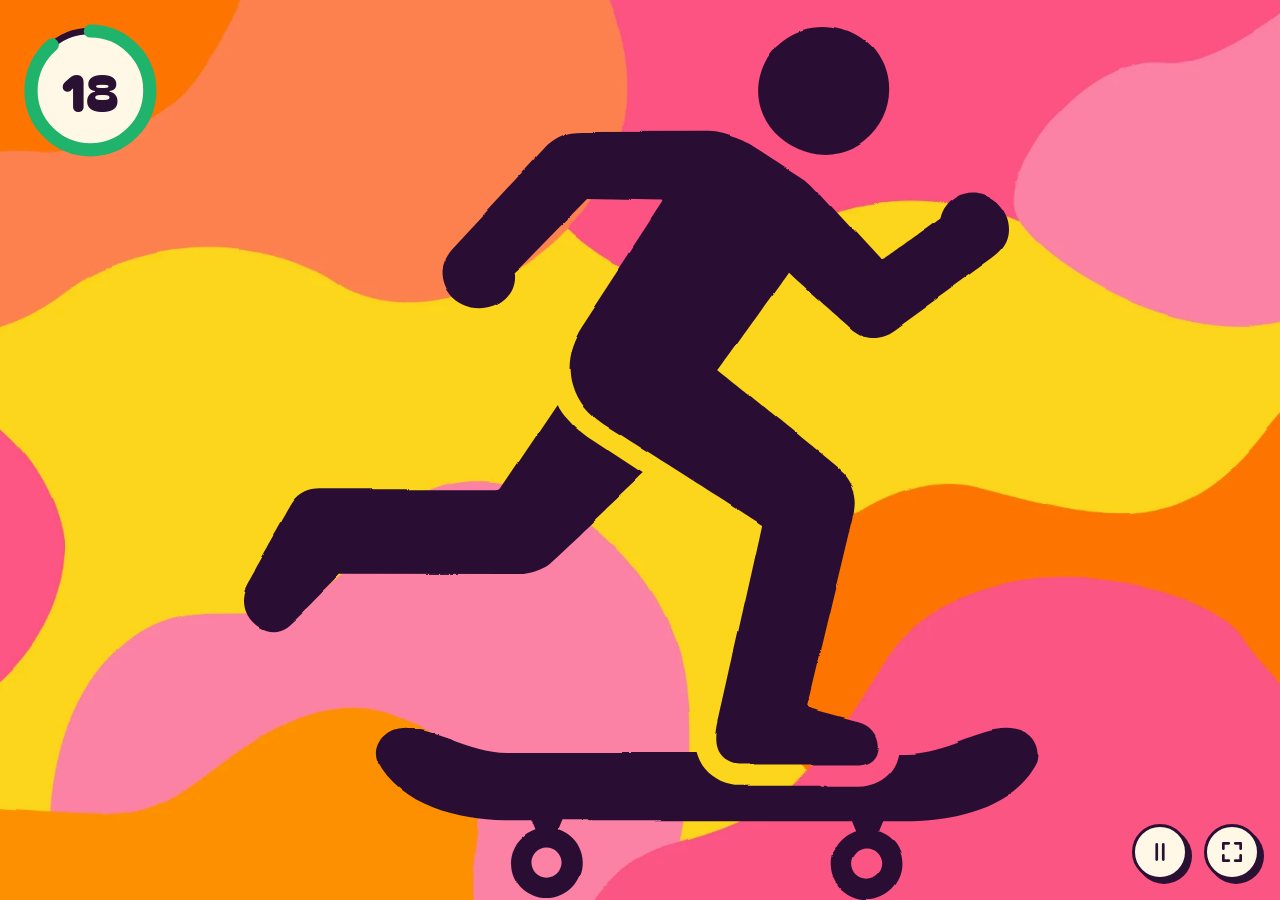
<file: index.html>
<!doctype html>
<html lang="en">
<head>
  <meta charset="utf-8">
  <meta name="viewport" content="width=device-width, initial-scale=1">
  <title>Nicole Laguerta DES 225</title>
  <meta name="description" content="A playful DES 225 installation where you match silhouettes on the wall. Coming soon.">
  <link rel="preconnect" href="https://fonts.googleapis.com">
  <link rel="preconnect" href="https://fonts.gstatic.com" crossorigin>
  <link href="https://fonts.googleapis.com/css2?family=Bagel+Fat+One&family=Rubik:wght@500;700&display=swap" rel="stylesheet">
  <!-- Bump ?v= after each change so browsers load the new files instead of an old copy -->
  <link rel="stylesheet" href="style.css?v=21">
</head>
<body>
  <!-- "Line boil" wobble, like the Unity shader: noise nudges the edges, and a new noise
       pattern every ~0.3s (script.js) makes the art twitch like hand-drawn animation -->
  <svg class="filters" aria-hidden="true" focusable="false">
    <filter id="boil-bg" x="0" y="0" width="100%" height="100%">
      <feTurbulence class="boil-noise" type="fractalNoise" baseFrequency="0.006" numOctaves="1" seed="1"/>
      <feDisplacementMap in="SourceGraphic" scale="10" xChannelSelector="R" yChannelSelector="G"/>
    </filter>
    <filter id="boil-fig" x="-5%" y="-5%" width="110%" height="110%">
      <feTurbulence class="boil-noise" type="fractalNoise" baseFrequency="0.025" numOctaves="1" seed="1"/>
      <feDisplacementMap in="SourceGraphic" scale="2.5" xChannelSelector="R" yChannelSelector="G"/>
    </filter>
  </svg>
  <div class="bg" aria-hidden="true"></div>

  <main class="stage" id="stage" aria-label="Silhouettes to match"></main>

  <footer class="bottom">
    <div class="timer" id="timer" role="timer" aria-label="Time left in this scene">
      <svg viewBox="0 0 64 64" aria-hidden="true">
        <circle class="track" cx="32" cy="32" r="27"/>
        <circle class="ring" id="timerRing" cx="32" cy="32" r="27"/>
      </svg>
      <span id="timerText">30</span>
    </div>
  </footer>

  <!-- Webcam photo: countdown over the last seconds, a flash, then the photo -->
  <!-- Live camera preview (mirrored), shown top-right during the countdown -->
  <div class="viewfinder" aria-hidden="true">
    <video class="cam" id="cam" muted playsinline></video>
    <span class="vf-rec"></span>
  </div>
  <div class="countdown" id="countdown" aria-live="assertive" hidden>
    <!-- Camera badge with a blinking red dot: tells people a photo is coming -->
    <div class="cam-badge" aria-label="Photo coming up">
      <svg viewBox="0 0 48 40" aria-hidden="true">
        <path class="cam-body" d="M17 6h14l3 5h7a4 4 0 0 1 4 4v18a4 4 0 0 1-4 4H7a4 4 0 0 1-4-4V15a4 4 0 0 1 4-4h7z"/>
        <circle class="cam-lens" cx="24" cy="23" r="8"/>
        <circle class="cam-rec" cx="39" cy="17" r="3"/>
      </svg>
    </div>
    <span class="countdown-num" id="countdownNum"></span>
  </div>
  <div class="flash" id="flash" aria-hidden="true"></div>
  <img class="photo" id="photo" alt="Photo of you matching the silhouette" hidden>

  <!-- Pause: stops the timer and turns the camera off (Space does the same) -->
  <button class="fs-btn pause-btn" id="pauseBtn" type="button" aria-label="Pause timer and camera" aria-pressed="false" title="Pause (Space)">
    <svg class="icon-pause" viewBox="0 0 24 24" aria-hidden="true"><path d="M9 5v14M15 5v14"/></svg>
    <svg class="icon-play" viewBox="0 0 24 24" aria-hidden="true"><path d="M8 5l11 7-11 7z"/></svg>
  </button>

  <button class="fs-btn" id="fsBtn" type="button" aria-label="Enter fullscreen" title="Fullscreen (F)">
    <svg class="icon-enter" viewBox="0 0 24 24" aria-hidden="true"><path d="M4 9V4h5M20 9V4h-5M4 15v5h5M20 15v5h-5"/></svg>
    <svg class="icon-exit" viewBox="0 0 24 24" aria-hidden="true"><path d="M9 4v5H4M15 4v5h5M9 20v-5H4M15 20v-5h5"/></svg>
  </button>

  <script src="icons.js?v=21"></script>
  <script src="scenes.js?v=21"></script>
  <script src="photos-db.js?v=21"></script>
  <script src="script.js?v=21"></script>
</body>
</html>
</file>
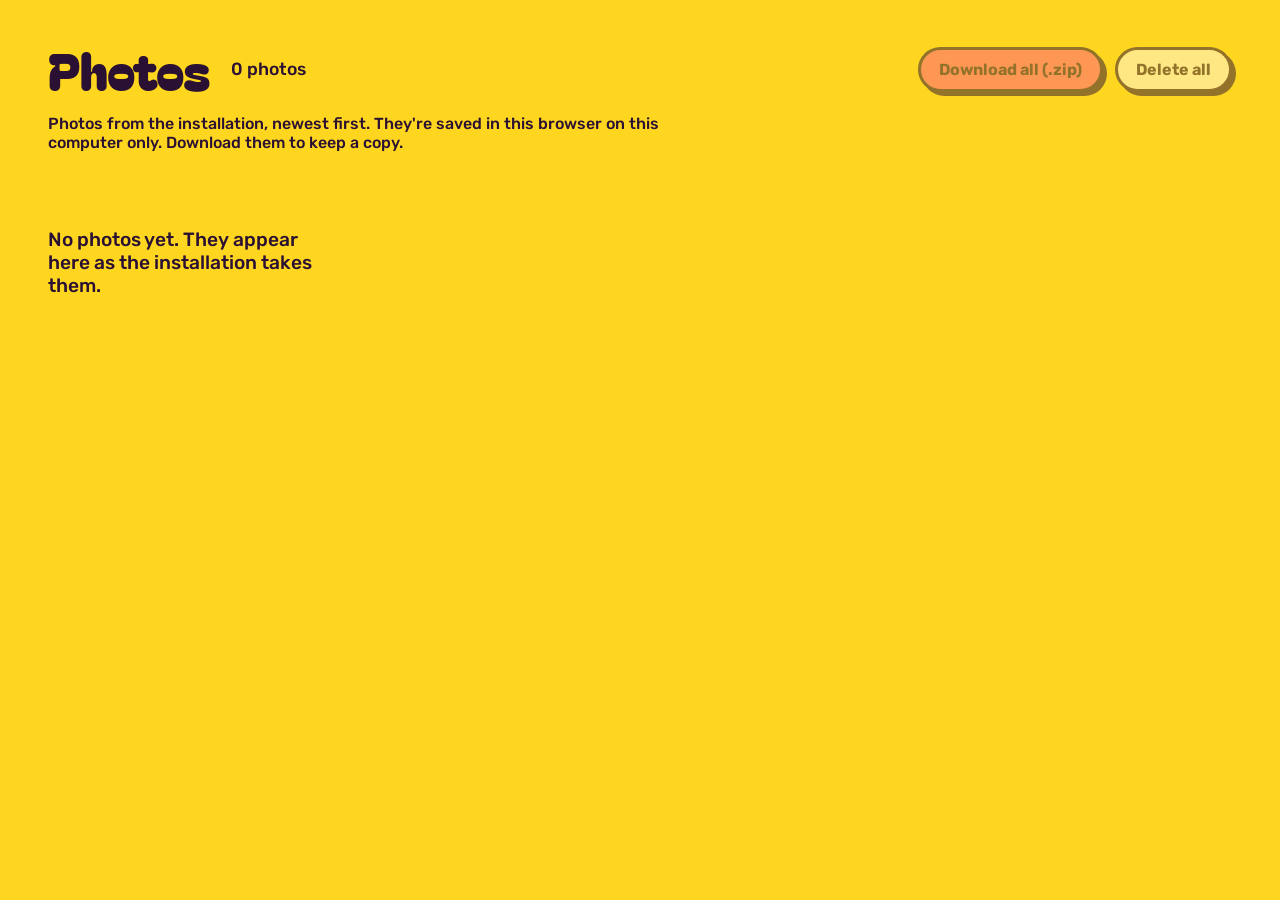
<file: gallery.html>
<!doctype html>
<html lang="en">
<head>
  <meta charset="utf-8">
  <meta name="viewport" content="width=device-width, initial-scale=1">
  <title>Photo Gallery</title>
  <meta name="robots" content="noindex">
  <link rel="preconnect" href="https://fonts.googleapis.com">
  <link rel="preconnect" href="https://fonts.gstatic.com" crossorigin>
  <link href="https://fonts.googleapis.com/css2?family=Bagel+Fat+One&family=Rubik:wght@500;700&display=swap" rel="stylesheet">
  <style>
    :root { --ink: #2a1033; --cream: #fff8e7; --pink: #ff5a8a; --yellow: #ffd61f; }
    * { box-sizing: border-box; margin: 0; }
    body {
      background: var(--yellow);
      color: var(--ink);
      font-family: "Rubik", system-ui, sans-serif;
      font-weight: 500;
      padding: 32px clamp(16px, 4vw, 48px) 64px;
      min-height: 100vh;
    }
    header {
      display: flex;
      flex-wrap: wrap;
      align-items: center;
      gap: 12px 20px;
      margin-bottom: 8px;
    }
    h1 { font-family: "Bagel Fat One", "Rubik", sans-serif; font-weight: 400; font-size: clamp(2rem, 5vw, 3.2rem); }
    .count { font-size: 1.1rem; }
    .actions { display: flex; flex-wrap: wrap; gap: 12px; margin-left: auto; }
    .note { margin-bottom: 28px; max-width: 60ch; }

    button, .btn {
      font: inherit;
      font-weight: 700;
      color: var(--ink);
      background: var(--cream);
      border: 3px solid var(--ink);
      border-radius: 999px;
      box-shadow: 4px 4px 0 var(--ink);
      padding: 10px 18px;
      cursor: pointer;
      text-decoration: none;
      transition: transform 0.15s, box-shadow 0.15s;
    }
    button:hover, .btn:hover { transform: translate(-2px, -2px); box-shadow: 6px 6px 0 var(--ink); }
    button:active, .btn:active { transform: translate(3px, 3px); box-shadow: 1px 1px 0 var(--ink); }
    button:focus-visible, .btn:focus-visible { outline: 3px solid var(--pink); outline-offset: 3px; }
    button:disabled { opacity: 0.5; cursor: default; transform: none; box-shadow: 4px 4px 0 var(--ink); }
    .primary { background: var(--pink); }
    .small { padding: 6px 12px; font-size: 0.9rem; box-shadow: 3px 3px 0 var(--ink); }

    .grid {
      display: grid;
      grid-template-columns: repeat(auto-fill, minmax(260px, 1fr));
      gap: 28px;
    }
    .card {
      background: var(--cream);
      border: 3px solid var(--ink);
      box-shadow: 6px 6px 0 var(--ink);
      padding: 10px 10px 12px;
    }
    .thumb { display: block; width: 100%; padding: 0; border: 0; background: none; cursor: zoom-in; }
    .thumb:focus-visible { outline: 3px solid var(--pink); outline-offset: 3px; }
    .card img { display: block; width: 100%; aspect-ratio: 16 / 9; object-fit: cover; background: var(--ink); transition: filter 0.15s; }
    .thumb:hover img { filter: brightness(1.08); }

    /* ---------- Quick view ---------- */
    .viewer {
      width: 100vw;
      height: 100vh;
      max-width: none;
      max-height: none;
      padding: 0;
      border: 0;
      background: transparent;
      color: var(--ink);
    }
    .viewer::backdrop { background: rgb(42 16 51 / 0.88); }
    .viewer[open] {
      display: grid;
      grid-template-columns: auto 1fr auto;
      align-items: center;
      gap: clamp(8px, 2vw, 24px);
      padding: clamp(16px, 3vw, 40px);
    }
    .viewer figure {
      justify-self: center;
      max-width: 100%;
      background: var(--cream);
      border: 3px solid var(--ink);
      box-shadow: 8px 8px 0 var(--ink);
      padding: 12px 12px 14px;
      animation: pop-in 0.25s cubic-bezier(.34, 1.56, .64, 1);
    }
    .viewer img {
      display: block;
      max-width: 100%;
      max-height: calc(100vh - 2 * clamp(16px, 3vw, 40px) - 110px);
      background: var(--ink);
    }
    .viewer .meta { font-size: 1.05rem; }
    .round {
      width: 56px;
      height: 56px;
      padding: 0;
      border-radius: 50%;
      font-size: 1.8rem;
      line-height: 1;
      display: grid;
      place-items: center;
    }
    .close-btn { position: absolute; top: clamp(16px, 3vw, 32px); right: clamp(16px, 3vw, 32px); }
    @keyframes pop-in { from { transform: scale(0.92); opacity: 0; } }

    /* Email form in the quick view */
    .email-form { margin-top: 14px; }
    .email-form label { display: block; font-weight: 700; margin-bottom: 6px; }
    .email-row { display: flex; flex-wrap: wrap; gap: 10px; }
    .email-row input {
      flex: 1;
      min-width: 220px;
      font: inherit;
      font-size: 1.1rem;
      color: var(--ink);
      background: #fff;
      border: 3px solid var(--ink);
      border-radius: 999px;
      padding: 8px 16px;
    }
    .email-row input:focus-visible { outline: 3px solid var(--pink); outline-offset: 2px; }
    .email-status { min-height: 1.4em; margin-top: 8px; font-weight: 700; }
    .email-status.error { color: #b3123f; }
    @media (max-width: 600px) {
      .viewer[open] { grid-template-columns: 1fr 1fr; grid-template-rows: 1fr auto; }
      .viewer figure { grid-column: 1 / -1; grid-row: 1; }
      .viewer .prev { grid-row: 2; justify-self: end; }
      .viewer .next { grid-row: 2; justify-self: start; }
    }
    @media (prefers-reduced-motion: reduce) { .viewer figure { animation: none; } }
    .meta { display: flex; justify-content: space-between; gap: 8px; margin: 10px 2px; font-size: 0.95rem; }
    .meta strong { font-weight: 700; }
    .card-actions { display: flex; flex-wrap: wrap; gap: 10px; }
    .empty { font-size: 1.2rem; padding: 48px 0; }
  </style>
</head>
<body>
  <header>
    <h1>Photos</h1>
    <span class="count" id="count"></span>
    <div class="actions">
      <button class="primary" id="downloadAll" type="button">Download all (.zip)</button>
      <button id="deleteAll" type="button">Delete all</button>
    </div>
  </header>
  <p class="note">Photos from the installation, newest first. They're saved in this browser on this computer only. Download them to keep a copy.</p>
  <main class="grid" id="grid"></main>

  <!-- Quick view: click a photo to see it large. ← → step through, Esc or a click outside closes. -->
  <dialog class="viewer" id="viewer" aria-label="Photo quick view">
    <button class="round prev" id="viewPrev" type="button" aria-label="Previous photo">‹</button>
    <figure>
      <img id="viewImg" alt="">
      <figcaption class="meta"><strong id="viewScene"></strong><span id="viewWhen"></span></figcaption>
      <div class="card-actions">
        <button class="small primary" id="viewEmail" type="button" hidden>Email</button>
        <button class="small primary" id="viewShare" type="button">Share</button>
        <button class="small" id="viewSave" type="button">Download</button>
        <button class="small" id="viewDelete" type="button">Delete</button>
        <span class="view-pos" id="viewPos" style="margin-left:auto;align-self:center"></span>
      </div>
      <!-- Visitor types their address here. autocomplete is off so the next visitor never sees it suggested. -->
      <form class="email-form" id="emailForm" hidden>
        <label for="emailTo">Email this photo to</label>
        <div class="email-row">
          <input id="emailTo" type="email" required autocomplete="off" autocapitalize="off" spellcheck="false" placeholder="name@example.com">
          <button class="small primary" id="emailSend" type="submit">Send</button>
          <button class="small" id="emailCancel" type="button">Cancel</button>
        </div>
        <p class="email-status" id="emailStatus" role="status"></p>
      </form>
    </figure>
    <button class="round next" id="viewNext" type="button" aria-label="Next photo">›</button>
    <button class="round close-btn" id="viewClose" type="button" aria-label="Close">×</button>
  </dialog>

  <script src="photos-db.js?v=21"></script>
  <script>
    const grid = document.getElementById("grid");
    const countEl = document.getElementById("count");
    const downloadAllBtn = document.getElementById("downloadAll");
    const deleteAllBtn = document.getElementById("deleteAll");
    let photos = [];
    let urls = [];  // image address for each photo, same order as photos
    let whens = []; // readable time for each photo

    const pad = (n) => String(n).padStart(2, "0");
    function fileName(p) {
      const d = new Date(p.time);
      const stamp = `${d.getFullYear()}-${pad(d.getMonth() + 1)}-${pad(d.getDate())}_${pad(d.getHours())}-${pad(d.getMinutes())}-${pad(d.getSeconds())}`;
      const scene = (p.scene || "photo").toLowerCase().replace(/[^a-z0-9]+/g, "-").replace(/^-|-$/g, "");
      return `${stamp}_${scene}_${p.id}.jpg`;
    }

    function download(blob, name) {
      const url = URL.createObjectURL(blob);
      const a = Object.assign(document.createElement("a"), { href: url, download: name });
      document.body.appendChild(a);
      a.click();
      a.remove();
      setTimeout(() => URL.revokeObjectURL(url), 10000);
    }

    async function render() {
      photos = (await PhotoDB.all()).sort((a, b) => b.time - a.time);
      urls.forEach(URL.revokeObjectURL);
      urls = photos.map((p) => URL.createObjectURL(p.blob));
      whens = photos.map((p) => new Date(p.time).toLocaleString([], { month: "short", day: "numeric", hour: "numeric", minute: "2-digit", second: "2-digit" }));
      countEl.textContent = `${photos.length} photo${photos.length === 1 ? "" : "s"}`;
      downloadAllBtn.disabled = deleteAllBtn.disabled = !photos.length;
      refreshViewer();

      if (!photos.length) {
        grid.innerHTML = '<p class="empty">No photos yet. They appear here as the installation takes them.</p>';
        return;
      }
      grid.replaceChildren(...photos.map((p, i) => {
        const url = urls[i], when = whens[i];
        const card = document.createElement("figure");
        card.className = "card";
        card.innerHTML = `
          <button class="thumb" type="button" aria-label="View larger"><img alt=""></button>
          <figcaption class="meta"><strong></strong><span></span></figcaption>
          <div class="card-actions">
            <button class="small primary" type="button" data-act="share">Share</button>
            <button class="small" type="button" data-act="save">Download</button>
            <button class="small" type="button" data-act="delete">Delete</button>
          </div>`;
        card.querySelector("img").src = url;
        card.querySelector("img").alt = `Photo for "${p.scene}", ${when}`;
        card.querySelector("strong").textContent = p.scene || "Photo";
        card.querySelector(".meta span").textContent = when;
        card.querySelector(".thumb").onclick = () => openViewer(p.id);
        card.querySelector('[data-act="share"]').onclick = () => sharePhoto(p);
        card.querySelector('[data-act="save"]').onclick = () => download(p.blob, fileName(p));
        card.querySelector('[data-act="delete"]').onclick = () => deletePhoto(p);
        return card;
      }));
    }

    // Opens the Mac's share menu (AirDrop, Messages, Mail…). If this browser can't share
    // files, the photo downloads instead so it can be attached by hand.
    async function sharePhoto(p) {
      const file = new File([p.blob], fileName(p), { type: "image/jpeg" });
      if (navigator.canShare?.({ files: [file] })) {
        try {
          await navigator.share({ files: [file], title: "Your silhouette photo" });
        } catch (err) {
          if (err.name !== "AbortError") { console.warn("Share failed, downloading instead:", err); download(p.blob, fileName(p)); }
        }
      } else {
        download(p.blob, fileName(p));
      }
    }

    async function deletePhoto(p) {
      if (confirm("Delete this photo? This can't be undone.")) { await PhotoDB.remove(p.id); render(); }
    }

    /* ---------- Quick view ---------- */
    const viewer = document.getElementById("viewer");
    const viewImg = document.getElementById("viewImg");
    let viewingId = null; // which photo the quick view shows (kept by id so it survives a refresh)

    function openViewer(id) {
      viewingId = id;
      refreshViewer();
      if (!viewer.open) viewer.showModal();
    }

    // Show the current photo, or close if it's gone (deleted here or in another tab)
    function refreshViewer() {
      if (viewingId === null) return;
      const i = photos.findIndex((p) => p.id === viewingId);
      if (i < 0) { viewer.close(); return; }
      const p = photos[i];
      viewImg.src = urls[i];
      viewImg.alt = `Photo for "${p.scene}", ${whens[i]}`;
      document.getElementById("viewScene").textContent = p.scene || "Photo";
      document.getElementById("viewWhen").textContent = whens[i];
      document.getElementById("viewPos").textContent = `${i + 1} / ${photos.length}`;
      document.getElementById("viewPrev").disabled = i === 0;
      document.getElementById("viewNext").disabled = i === photos.length - 1;
    }

    function step(by) {
      const i = photos.findIndex((p) => p.id === viewingId) + by;
      if (i >= 0 && i < photos.length) { viewingId = photos[i].id; closeEmailForm(); refreshViewer(); }
    }

    document.getElementById("viewPrev").onclick = () => step(-1);
    document.getElementById("viewNext").onclick = () => step(1);
    document.getElementById("viewClose").onclick = () => viewer.close();
    document.getElementById("viewShare").onclick = () => {
      const p = photos.find((x) => x.id === viewingId);
      if (p) sharePhoto(p);
    };
    document.getElementById("viewSave").onclick = () => {
      const p = photos.find((x) => x.id === viewingId);
      if (p) download(p.blob, fileName(p));
    };
    document.getElementById("viewDelete").onclick = async () => {
      const i = photos.findIndex((p) => p.id === viewingId);
      if (i < 0 || !confirm("Delete this photo? This can't be undone.")) return;
      const after = photos[i + 1] ?? photos[i - 1]; // show a neighbour next
      await PhotoDB.remove(viewingId);
      viewingId = after ? after.id : null;
      if (!after) viewer.close();
      render();
    };
    viewer.addEventListener("keydown", (e) => {
      if (e.target.matches("input")) return; // arrow keys move the cursor while typing an address
      if (e.key === "ArrowLeft") step(-1);
      else if (e.key === "ArrowRight") step(1);
    });
    // A click on the dark area around the photo closes the quick view
    viewer.addEventListener("click", (e) => { if (e.target === viewer) viewer.close(); });
    viewer.addEventListener("close", () => { viewingId = null; closeEmailForm(); });

    /* ---------- Email a photo ----------
       Sends through the Google Apps Script in email/Code.gs (setup: README, "Email a photo").
       Paste the web app address it gives you into EMAIL_URL. Until then the Email button stays hidden. */
    const EMAIL_URL = "";
    const EMAIL_KEY = "1Lfv3rP-ozw2W8psVdLVJoOJ"; // must match EMAIL_KEY in email/Code.gs

    const emailBtn = document.getElementById("viewEmail");
    const emailForm = document.getElementById("emailForm");
    const emailTo = document.getElementById("emailTo");
    const emailSend = document.getElementById("emailSend");
    const emailStatus = document.getElementById("emailStatus");
    let hideFormTimer;
    emailBtn.hidden = !EMAIL_URL;

    function setStatus(text, isError) {
      emailStatus.textContent = text;
      emailStatus.classList.toggle("error", !!isError);
    }
    function closeEmailForm() {
      clearTimeout(hideFormTimer);
      emailForm.hidden = true;
      emailTo.value = "";
      setStatus("");
      emailSend.disabled = false;
    }
    emailBtn.onclick = () => {
      closeEmailForm();
      emailForm.hidden = false;
      emailTo.focus();
    };
    document.getElementById("emailCancel").onclick = closeEmailForm;

    const blobToBase64 = (blob) => new Promise((resolve, reject) => {
      const r = new FileReader();
      r.onload = () => resolve(String(r.result).split(",")[1]);
      r.onerror = () => reject(r.error);
      r.readAsDataURL(blob);
    });

    emailForm.addEventListener("submit", async (e) => {
      e.preventDefault();
      const p = photos.find((x) => x.id === viewingId);
      const to = emailTo.value.trim();
      if (!p || !to) return;
      emailSend.disabled = true;
      setStatus("Sending…");
      try {
        // text/plain keeps this a "simple" request, which Apps Script accepts from another site
        const res = await fetch(EMAIL_URL, {
          method: "POST",
          headers: { "Content-Type": "text/plain;charset=utf-8" },
          body: JSON.stringify({ key: EMAIL_KEY, email: to, photo: await blobToBase64(p.blob), filename: fileName(p) }),
        });
        const out = await res.json();
        if (!out.ok) throw new Error(out.error || "Couldn't send.");
        emailTo.value = ""; // don't leave the address on screen for the next visitor
        setStatus(`Sent! Check your inbox (and spam folder).`);
        hideFormTimer = setTimeout(closeEmailForm, 4000);
      } catch (err) {
        const offline = err instanceof TypeError; // fetch couldn't reach the server
        setStatus(offline ? "Couldn't reach the email service. Check the internet connection and try again." : err.message, true);
      } finally {
        emailSend.disabled = false;
      }
    });

    downloadAllBtn.onclick = async () => {
      downloadAllBtn.disabled = true;
      downloadAllBtn.textContent = "Zipping…";
      try {
        const zip = await makeZip(photos.map((p) => ({ name: fileName(p), blob: p.blob, time: p.time })));
        const d = new Date();
        download(zip, `silhouette-photos_${d.getFullYear()}-${pad(d.getMonth() + 1)}-${pad(d.getDate())}.zip`);
      } finally {
        downloadAllBtn.textContent = "Download all (.zip)";
        downloadAllBtn.disabled = !photos.length;
      }
    };

    deleteAllBtn.onclick = async () => {
      if (confirm(`Delete all ${photos.length} photos? This can't be undone. Download them first if you want to keep them.`)) {
        await PhotoDB.clear();
        render();
      }
    };

    // Refresh when the installation (in another tab) saves a photo
    PhotoDB.onChange(render);
    render();

    /* ---------- Zip file (no compression; JPEGs are already compressed) ---------- */
    const CRC_TABLE = Array.from({ length: 256 }, (_, n) => {
      let c = n;
      for (let k = 0; k < 8; k++) c = c & 1 ? 0xedb88320 ^ (c >>> 1) : c >>> 1;
      return c >>> 0;
    });
    function crc32(bytes) {
      let crc = 0xffffffff;
      for (let i = 0; i < bytes.length; i++) crc = CRC_TABLE[(crc ^ bytes[i]) & 0xff] ^ (crc >>> 8);
      return (crc ^ 0xffffffff) >>> 0;
    }
    function dosDateTime(ms) {
      const d = new Date(ms);
      return [
        (d.getHours() << 11) | (d.getMinutes() << 5) | (d.getSeconds() >> 1),
        ((d.getFullYear() - 1980) << 9) | ((d.getMonth() + 1) << 5) | d.getDate(),
      ];
    }
    async function makeZip(files) {
      const enc = new TextEncoder();
      const parts = [], central = [];
      let offset = 0;
      for (const f of files) {
        const data = new Uint8Array(await f.blob.arrayBuffer());
        const name = enc.encode(f.name);
        const crc = crc32(data);
        const [time, date] = dosDateTime(f.time);

        const local = new DataView(new ArrayBuffer(30));
        local.setUint32(0, 0x04034b50, true);
        local.setUint16(4, 20, true);
        local.setUint16(10, time, true);
        local.setUint16(12, date, true);
        local.setUint32(14, crc, true);
        local.setUint32(18, data.length, true);
        local.setUint32(22, data.length, true);
        local.setUint16(26, name.length, true);
        parts.push(local, name, data);

        const entry = new DataView(new ArrayBuffer(46));
        entry.setUint32(0, 0x02014b50, true);
        entry.setUint16(4, 20, true);
        entry.setUint16(6, 20, true);
        entry.setUint16(12, time, true);
        entry.setUint16(14, date, true);
        entry.setUint32(16, crc, true);
        entry.setUint32(20, data.length, true);
        entry.setUint32(24, data.length, true);
        entry.setUint16(28, name.length, true);
        entry.setUint32(42, offset, true);
        central.push(entry, name);

        offset += 30 + name.length + data.length;
      }
      const size = central.reduce((n, p) => n + p.byteLength, 0);
      const end = new DataView(new ArrayBuffer(22));
      end.setUint32(0, 0x06054b50, true);
      end.setUint16(8, files.length, true);
      end.setUint16(10, files.length, true);
      end.setUint32(12, size, true);
      end.setUint32(16, offset, true);
      return new Blob([...parts, ...central, end], { type: "application/zip" });
    }
  </script>
</body>
</html>
</file>
<file: style.css>
:root {
  --ink: #2a1033;
  --cream: #fff8e7;
  --green: #1fb36b;
}

* { box-sizing: border-box; margin: 0; }

html, body { height: 100%; }

body {
  background: #ffd61f;
  color: var(--ink);
  font-family: "Rubik", system-ui, sans-serif;
  overflow: hidden;
  display: flex;
  flex-direction: column;
  height: 100vh;
  height: 100dvh;
}

/* Background artwork on its own layer so it can wobble; it overhangs the screen so the
   wobble never pulls in a blank edge */
.bg {
  position: fixed;
  inset: -24px;
  z-index: -1;
  background: url("assets/background.webp?v=2") center / cover no-repeat;
  filter: url(#boil-bg);
}
.filters { position: absolute; width: 0; height: 0; }

/* ---------- Silhouette stage ---------- */
.stage {
  flex: 1;
  min-height: 0;
  display: flex;
  align-items: flex-end;
  justify-content: center;
  /* No bottom padding: the floor in each scene is the screen's bottom edge.
     Side padding = the timer's width + its 20px inset + a small gap, so wide scenes stay clear of it. */
  padding: 3vh clamp(16px, calc(11vw + 32px), 192px) 0;
}

.stage svg {
  width: 100%;
  height: 100%;
  overflow: visible;
}

.figure {
  fill: var(--ink);
  transform-box: fill-box;
  transform-origin: 50% 100%;
  animation: pop 0.6s cubic-bezier(.34, 1.56, .64, 1) both;
  animation-delay: calc(var(--i) * 110ms);
}

@keyframes pop {
  from { transform: scale(0.2) translateY(30px); opacity: 0; }
  to   { transform: scale(1) translateY(0); opacity: 1; }
}

/* ---------- Timer (floats over the stage, top-left) ---------- */
.bottom {
  position: fixed;
  left: 20px;
  top: 20px;
  z-index: 1;
}

.timer {
  position: relative;
  width: clamp(96px, 11vw, 160px);
  aspect-ratio: 1;
  display: grid;
  place-items: center;
  flex-shrink: 0;
}
.timer svg {
  position: absolute;
  inset: 0;
  transform: rotate(-90deg);
}
.timer .track { fill: var(--cream); stroke: var(--ink); stroke-width: 3; }
.timer .ring {
  fill: none;
  stroke: var(--green);
  stroke-width: 6;
  stroke-linecap: round;
  stroke-dasharray: 169.65;  /* 2 * pi * 27 */
}
.timer span {
  position: relative;
  font-family: "Bagel Fat One", "Rubik", sans-serif;
  font-size: clamp(2.2rem, 4vw, 3.6rem);
}
.timer.paused span { font-size: clamp(1.1rem, 1.9vw, 1.7rem); }
.timer.urgent span { color: #0f7a44; }


/* ---------- Webcam photo ---------- */
/* Live preview, top-right. Hidden (but still running) until the countdown starts. */
.viewfinder {
  position: fixed;
  top: 20px;
  right: 20px;
  z-index: 2;
  width: clamp(160px, 26vw, 420px);
  border: 8px solid var(--cream);
  outline: 3px solid var(--ink);
  box-shadow: 6px 6px 0 var(--ink);
  background: var(--ink);
  pointer-events: none;
  opacity: 0;
  transform: translateY(-16px) rotate(2deg);
  transition: opacity 0.3s, transform 0.4s cubic-bezier(.34, 1.56, .64, 1);
}
.counting .viewfinder { opacity: 1; transform: rotate(2deg); }
.cam {
  display: block;
  width: 100%;
  transform: scaleX(-1); /* mirror, like a selfie (the photo is mirrored too) */
}
.vf-rec {
  position: absolute;
  top: 10px;
  left: 10px;
  width: 16px;
  height: 16px;
  border-radius: 50%;
  background: #ff2d55;
  border: 2px solid var(--cream);
  animation: rec 1s steps(2, jump-none) infinite;
}

.countdown {
  position: fixed;
  inset: 0;
  z-index: 2;
  display: flex;
  flex-direction: column;
  align-items: center;
  justify-content: center;
  gap: 2vh;
  pointer-events: none;
}
.countdown-num {
  font-family: "Bagel Fat One", "Rubik", sans-serif;
  font-size: clamp(8rem, 30vh, 18rem);
  line-height: 1;
  color: var(--cream);
  -webkit-text-stroke: 6px var(--ink);
  paint-order: stroke fill;
  text-shadow: 8px 8px 0 var(--ink);
}
.countdown[hidden] { display: none; }
.countdown-num.tick { animation: count 1s ease-out both; }

.cam-badge {
  width: clamp(96px, 16vh, 180px);
  aspect-ratio: 1;
  border: 4px solid var(--ink);
  border-radius: 50%;
  background: var(--cream);
  box-shadow: 6px 6px 0 var(--ink);
  display: grid;
  place-items: center;
  animation: badge-in 0.4s cubic-bezier(.34, 1.56, .64, 1) both;
}
.cam-badge svg { width: 62%; overflow: visible; }
.cam-body { fill: var(--ink); }
.cam-lens { fill: var(--cream); stroke: var(--ink); stroke-width: 3; }
.cam-rec { fill: #ff2d55; animation: rec 1s steps(2, jump-none) infinite; }
@keyframes badge-in { from { transform: scale(0); } }
@keyframes rec { 50% { opacity: 0.15; } }
@keyframes count {
  from { transform: scale(1.6); opacity: 0; }
  20%  { transform: scale(1); opacity: 1; }
  80%  { opacity: 1; }
  to   { transform: scale(0.9); opacity: 0; }
}

.flash {
  position: fixed;
  inset: 0;
  z-index: 3;
  background: #fff;
  opacity: 0;
  pointer-events: none;
}
.flash.go { animation: flash 0.6s ease-out; }
@keyframes flash { from { opacity: 1; } to { opacity: 0; } }

.photo {
  position: fixed;
  top: 50%;
  left: 50%;
  z-index: 2;
  max-width: 70vw;
  max-height: 70vh;
  border: 14px solid var(--cream);
  outline: 3px solid var(--ink);
  box-shadow: 10px 10px 0 var(--ink);
  transform: translate(-50%, -50%) rotate(-2deg);
  animation: drop 0.5s cubic-bezier(.34, 1.56, .64, 1) both;
}
@keyframes drop {
  from { transform: translate(-50%, -50%) rotate(-8deg) scale(0.6); opacity: 0; }
}

/* ---------- Fullscreen toggle ---------- */
.fs-btn {
  position: fixed;
  right: 20px;
  bottom: 20px;
  z-index: 1;
  width: 56px;
  height: 56px;
  border: 3px solid var(--ink);
  border-radius: 50%;
  background: var(--cream);
  box-shadow: 4px 4px 0 var(--ink);
  cursor: pointer;
  display: grid;
  place-items: center;
  transition: transform 0.15s, box-shadow 0.15s, opacity 0.4s;
}
.fs-btn:hover { transform: translate(-2px, -2px); box-shadow: 6px 6px 0 var(--ink); }
.fs-btn:active { transform: translate(3px, 3px); box-shadow: 1px 1px 0 var(--ink); }
.fs-btn:focus-visible { outline: 3px solid var(--green); outline-offset: 4px; }
.fs-btn svg {
  width: 26px; height: 26px;
  fill: none; stroke: var(--ink); stroke-width: 2.5;
  stroke-linecap: round; stroke-linejoin: round;
}
.fs-btn .icon-exit { display: none; }

/* Pause button sits just left of the fullscreen button */
.pause-btn { right: 92px; }
.pause-btn .icon-play { display: none; fill: var(--ink); stroke-width: 2; }
.is-paused .pause-btn { background: var(--green); }
.is-paused .pause-btn .icon-pause { display: none; }
.is-paused .pause-btn .icon-play { display: block; }
/* Keep the button visible while paused, even when fullscreen hides the controls */
.is-fullscreen.idle.is-paused .pause-btn { opacity: 1; pointer-events: auto; }
.is-fullscreen .fs-btn .icon-enter { display: none; }
.is-fullscreen .fs-btn .icon-exit { display: block; }

/* In fullscreen, fade the button and cursor away when idle */
.is-fullscreen.idle { cursor: none; }
.is-fullscreen.idle .fs-btn { opacity: 0; pointer-events: none; }

@media (prefers-reduced-motion: reduce) {
  .figure, .countdown-num.tick, .photo, .cam-badge, .cam-rec, .vf-rec { animation: none; }
  .viewfinder { transition: none; }
  .bg { filter: none; }
}
</file>
